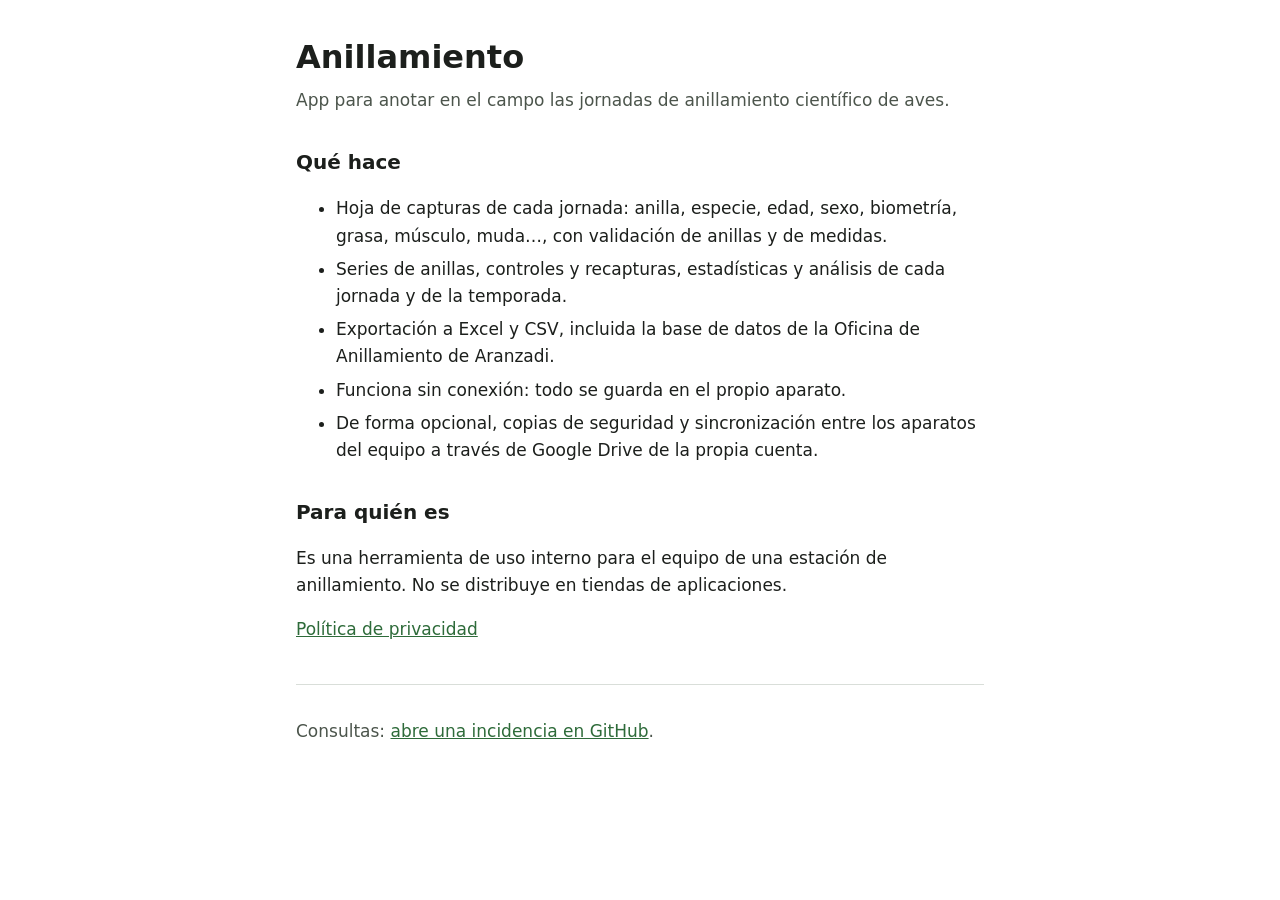
<file: index.html>
<!doctype html>
<html lang="es">
<head>
<meta charset="utf-8">
<meta name="viewport" content="width=device-width, initial-scale=1">
<title>Anillamiento</title>
<meta name="description" content="App para anotar en el campo las jornadas de anillamiento científico de aves.">
<link rel="stylesheet" href="estilo.css">
</head>
<body>
<main>
  <h1>Anillamiento</h1>
  <p class="subtitulo">App para anotar en el campo las jornadas de anillamiento científico de aves.</p>

  <h2>Qué hace</h2>
  <ul>
    <li>Hoja de capturas de cada jornada: anilla, especie, edad, sexo, biometría, grasa, músculo, muda…, con validación de anillas y de medidas.</li>
    <li>Series de anillas, controles y recapturas, estadísticas y análisis de cada jornada y de la temporada.</li>
    <li>Exportación a Excel y CSV, incluida la base de datos de la Oficina de Anillamiento de Aranzadi.</li>
    <li>Funciona sin conexión: todo se guarda en el propio aparato.</li>
    <li>De forma opcional, copias de seguridad y sincronización entre los aparatos del equipo a través de Google Drive de la propia cuenta.</li>
  </ul>

  <h2>Para quién es</h2>
  <p>Es una herramienta de uso interno para el equipo de una estación de anillamiento. No se distribuye en tiendas de aplicaciones.</p>

  <p><a href="privacidad.html">Política de privacidad</a></p>

  <footer>
    <p>Consultas: <a href="https://github.com/DCMCMLXXX/anillamiento-web/issues">abre una incidencia en GitHub</a>.</p>
  </footer>
</main>
</body>
</html>
</file>
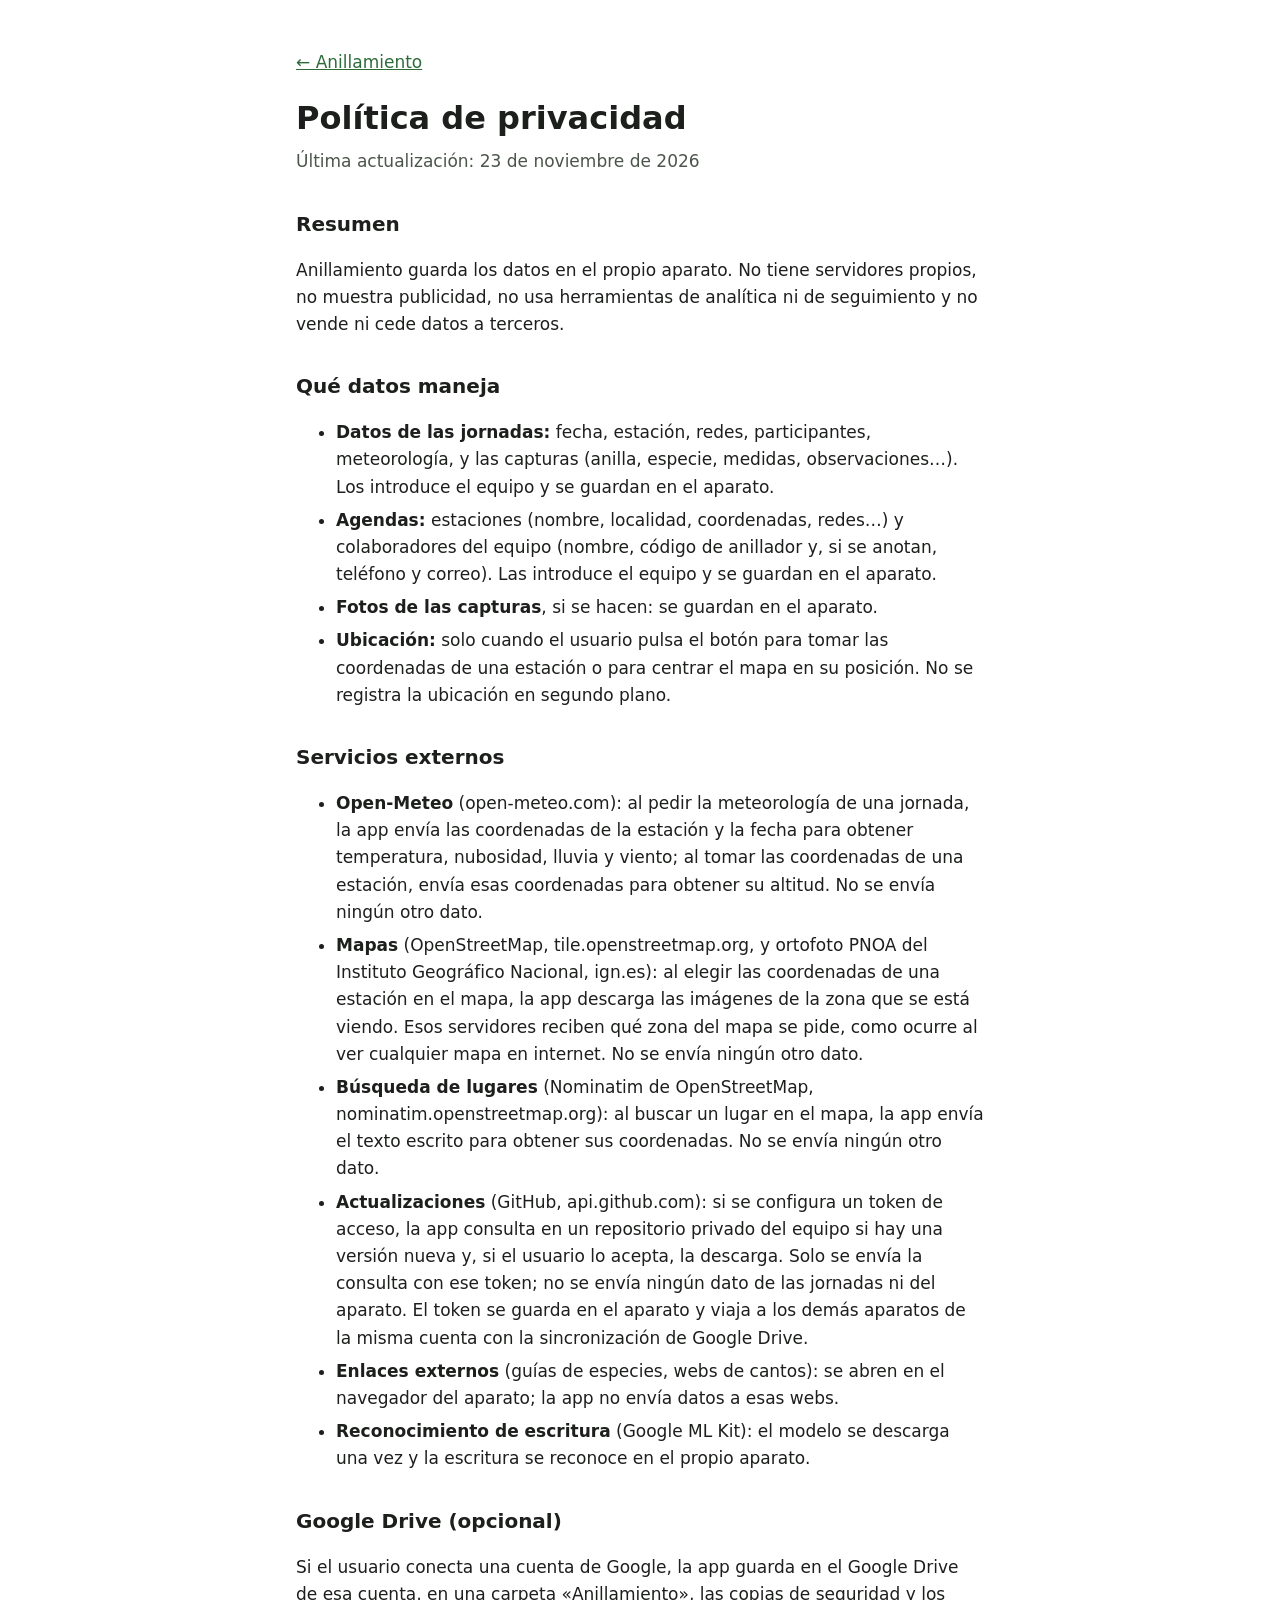
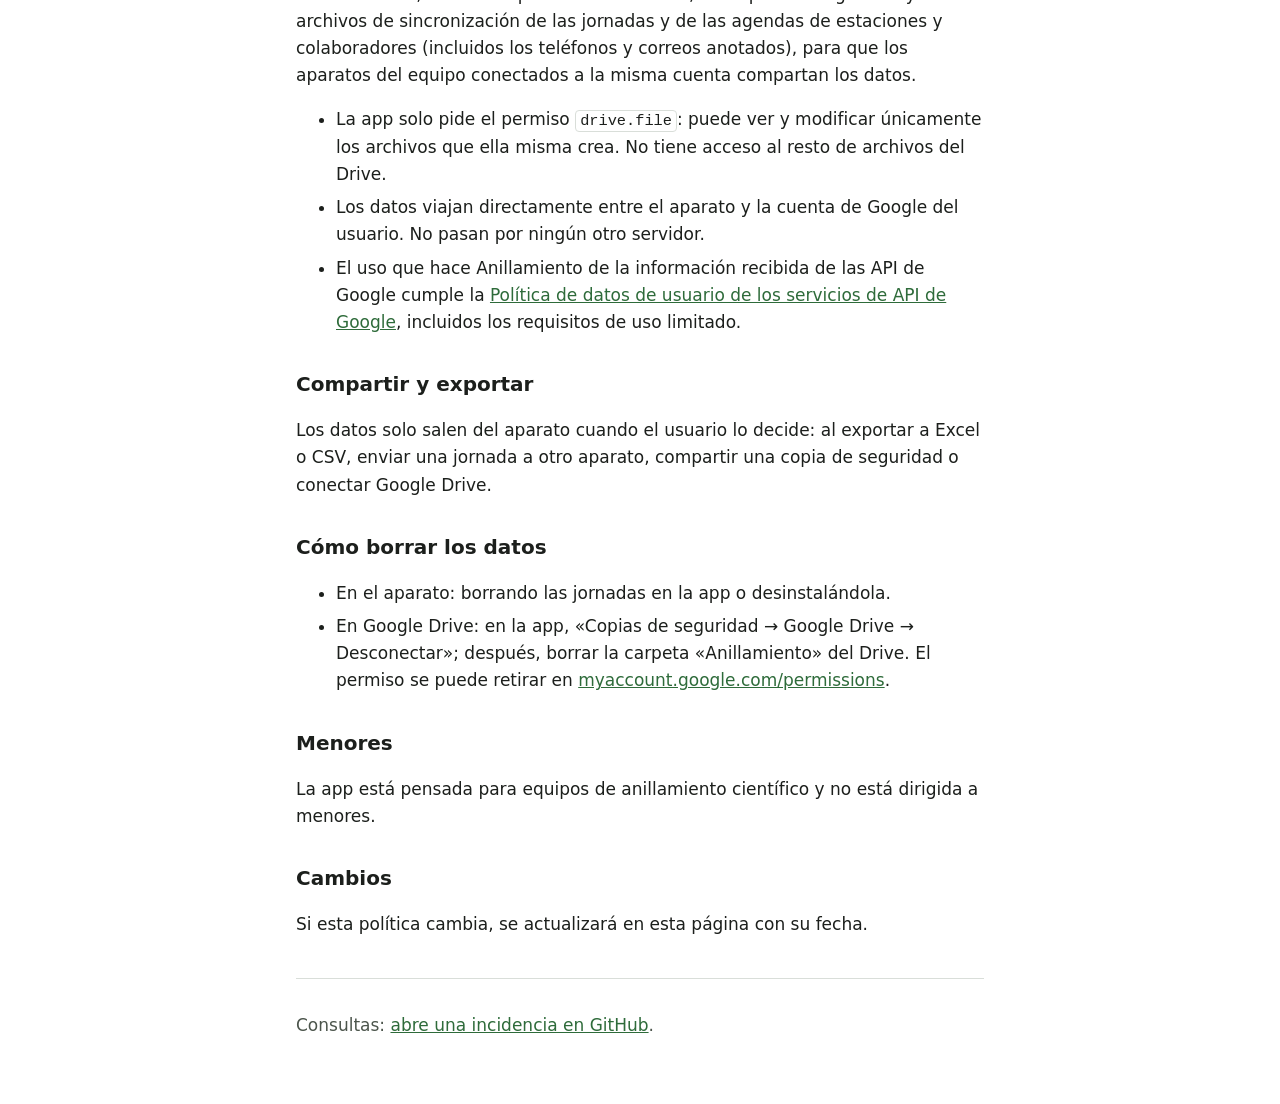
<file: privacidad.html>
<!doctype html>
<html lang="es">
<head>
<meta charset="utf-8">
<meta name="viewport" content="width=device-width, initial-scale=1">
<title>Privacidad · Anillamiento</title>
<meta name="description" content="Política de privacidad de la app Anillamiento.">
<link rel="stylesheet" href="estilo.css">
</head>
<body>
<main>
  <p><a href="index.html">← Anillamiento</a></p>
  <h1>Política de privacidad</h1>
  <p class="subtitulo">Última actualización: 23 de noviembre de 2026</p>

  <h2>Resumen</h2>
  <p>Anillamiento guarda los datos en el propio aparato. No tiene servidores propios, no muestra publicidad, no usa herramientas de analítica ni de seguimiento y no vende ni cede datos a terceros.</p>

  <h2>Qué datos maneja</h2>
  <ul>
    <li><strong>Datos de las jornadas:</strong> fecha, estación, redes, participantes, meteorología, y las capturas (anilla, especie, medidas, observaciones…). Los introduce el equipo y se guardan en el aparato.</li>
    <li><strong>Agendas:</strong> estaciones (nombre, localidad, coordenadas, redes…) y colaboradores del equipo (nombre, código de anillador y, si se anotan, teléfono y correo). Las introduce el equipo y se guardan en el aparato.</li>
    <li><strong>Fotos de las capturas</strong>, si se hacen: se guardan en el aparato.</li>
    <li><strong>Ubicación:</strong> solo cuando el usuario pulsa el botón para tomar las coordenadas de una estación o para centrar el mapa en su posición. No se registra la ubicación en segundo plano.</li>
  </ul>

  <h2>Servicios externos</h2>
  <ul>
    <li><strong>Open-Meteo</strong> (open-meteo.com): al pedir la meteorología de una jornada, la app envía las coordenadas de la estación y la fecha para obtener temperatura, nubosidad, lluvia y viento; al tomar las coordenadas de una estación, envía esas coordenadas para obtener su altitud. No se envía ningún otro dato.</li>
    <li><strong>Mapas</strong> (OpenStreetMap, tile.openstreetmap.org, y ortofoto PNOA del Instituto Geográfico Nacional, ign.es): al elegir las coordenadas de una estación en el mapa, la app descarga las imágenes de la zona que se está viendo. Esos servidores reciben qué zona del mapa se pide, como ocurre al ver cualquier mapa en internet. No se envía ningún otro dato.</li>
    <li><strong>Búsqueda de lugares</strong> (Nominatim de OpenStreetMap, nominatim.openstreetmap.org): al buscar un lugar en el mapa, la app envía el texto escrito para obtener sus coordenadas. No se envía ningún otro dato.</li>
    <li><strong>Actualizaciones</strong> (GitHub, api.github.com): si se configura un token de acceso, la app consulta en un repositorio privado del equipo si hay una versión nueva y, si el usuario lo acepta, la descarga. Solo se envía la consulta con ese token; no se envía ningún dato de las jornadas ni del aparato. El token se guarda en el aparato y viaja a los demás aparatos de la misma cuenta con la sincronización de Google Drive.</li>
    <li><strong>Enlaces externos</strong> (guías de especies, webs de cantos): se abren en el navegador del aparato; la app no envía datos a esas webs.</li>
    <li><strong>Reconocimiento de escritura</strong> (Google ML Kit): el modelo se descarga una vez y la escritura se reconoce en el propio aparato.</li>
  </ul>

  <h2>Google Drive (opcional)</h2>
  <p>Si el usuario conecta una cuenta de Google, la app guarda en el Google Drive de esa cuenta, en una carpeta «Anillamiento», las copias de seguridad y los archivos de sincronización de las jornadas y de las agendas de estaciones y colaboradores (incluidos los teléfonos y correos anotados), para que los aparatos del equipo conectados a la misma cuenta compartan los datos.</p>
  <ul>
    <li>La app solo pide el permiso <code>drive.file</code>: puede ver y modificar únicamente los archivos que ella misma crea. No tiene acceso al resto de archivos del Drive.</li>
    <li>Los datos viajan directamente entre el aparato y la cuenta de Google del usuario. No pasan por ningún otro servidor.</li>
    <li>El uso que hace Anillamiento de la información recibida de las API de Google cumple la <a href="https://developers.google.com/terms/api-services-user-data-policy">Política de datos de usuario de los servicios de API de Google</a>, incluidos los requisitos de uso limitado.</li>
  </ul>

  <h2>Compartir y exportar</h2>
  <p>Los datos solo salen del aparato cuando el usuario lo decide: al exportar a Excel o CSV, enviar una jornada a otro aparato, compartir una copia de seguridad o conectar Google Drive.</p>

  <h2>Cómo borrar los datos</h2>
  <ul>
    <li>En el aparato: borrando las jornadas en la app o desinstalándola.</li>
    <li>En Google Drive: en la app, «Copias de seguridad → Google Drive → Desconectar»; después, borrar la carpeta «Anillamiento» del Drive. El permiso se puede retirar en <a href="https://myaccount.google.com/permissions">myaccount.google.com/permissions</a>.</li>
  </ul>

  <h2>Menores</h2>
  <p>La app está pensada para equipos de anillamiento científico y no está dirigida a menores.</p>

  <h2>Cambios</h2>
  <p>Si esta política cambia, se actualizará en esta página con su fecha.</p>

  <footer>
    <p>Consultas: <a href="https://github.com/DCMCMLXXX/anillamiento-web/issues">abre una incidencia en GitHub</a>.</p>
  </footer>
</main>
</body>
</html>
</file>
<file: estilo.css>
:root {
  --fondo: #ffffff;
  --tinta: #1c1f1c;
  --tinta-suave: #4c554c;
  --enlace: #2e6b3a;
  --borde: #d9ded9;
}
@media (prefers-color-scheme: dark) {
  :root {
    --fondo: #121512;
    --tinta: #e6eae6;
    --tinta-suave: #aab3aa;
    --enlace: #8fcf9b;
    --borde: #2c332c;
  }
}
* { box-sizing: border-box; }
body {
  margin: 0;
  background: var(--fondo);
  color: var(--tinta);
  font: 17px/1.6 system-ui, -apple-system, "Segoe UI", Roboto, sans-serif;
}
main {
  max-width: 720px;
  margin: 0 auto;
  padding: 32px 16px 48px;
}
h1 { font-size: 2rem; margin: 0 0 4px; }
h2 { font-size: 1.25rem; margin: 32px 0 8px; }
.subtitulo { color: var(--tinta-suave); margin-top: 0; }
a { color: var(--enlace); }
li { margin: 6px 0; }
code {
  font-family: ui-monospace, Consolas, monospace;
  font-size: 0.9em;
  padding: 1px 4px;
  border: 1px solid var(--borde);
  border-radius: 4px;
}
footer {
  margin-top: 40px;
  padding-top: 16px;
  border-top: 1px solid var(--borde);
  color: var(--tinta-suave);
}
</file>
